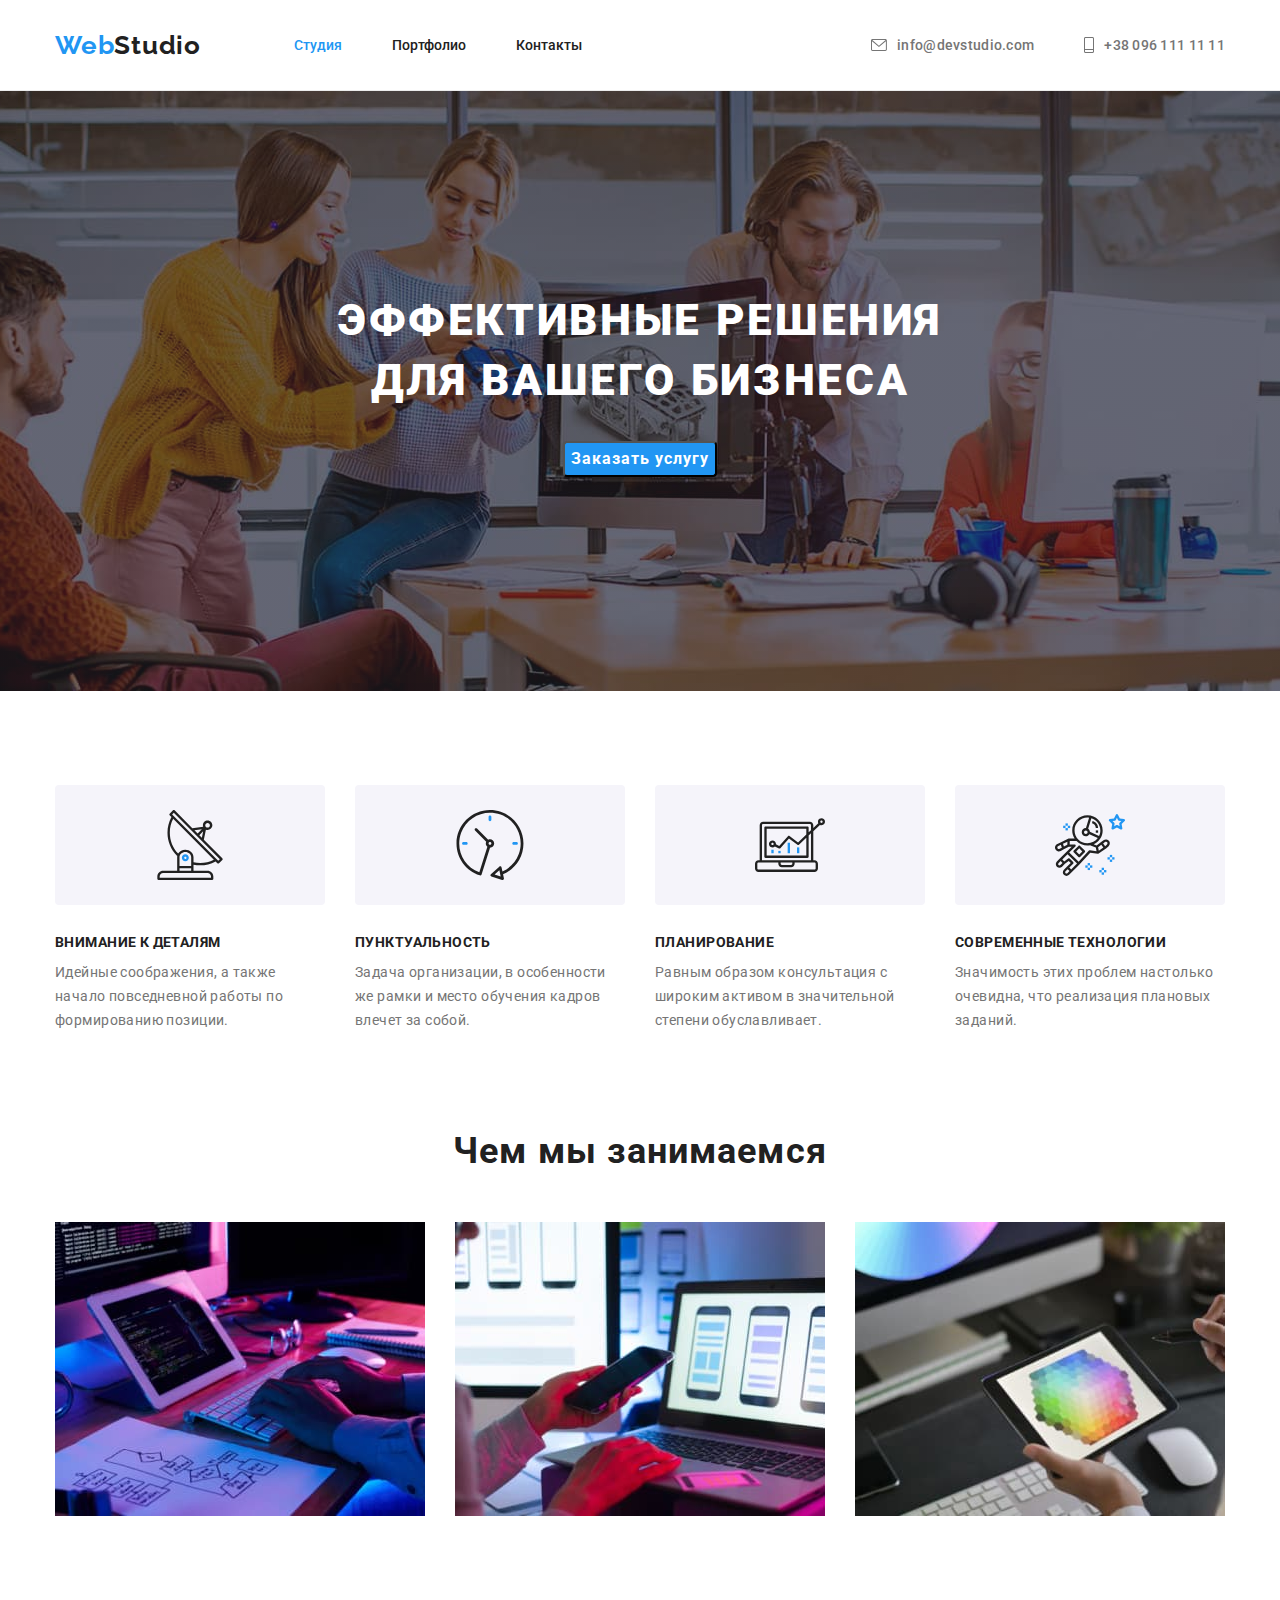
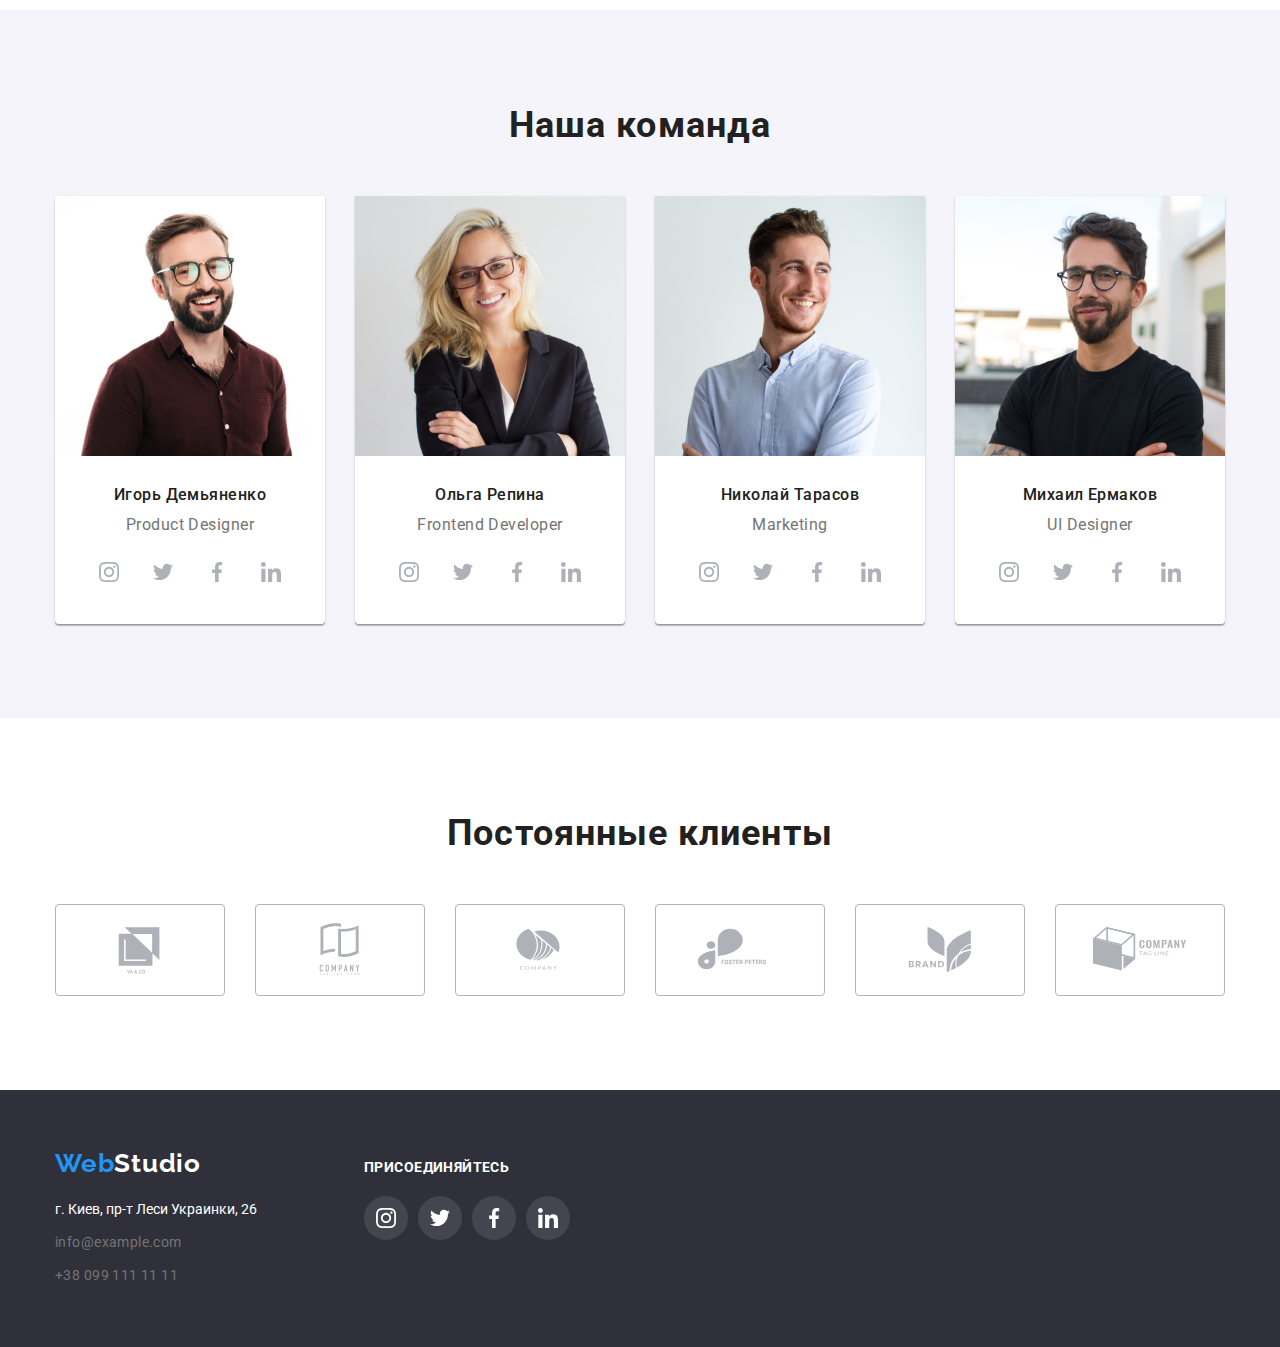
<file: index.html>
<!DOCTYPE html>
<html lang="ru">
  <head>
    <meta charset="UTF-8" />
    <meta http-equiv="X-UA-Compatible" content="IE=edge" />
    <meta name="viewport" content="width=device-width, initial-scale=1.0" />
    <title lang="en">Web Studio</title>
    <link rel="preconnect" href="https://fonts.googleapis.com" />
    <link rel="preconnect" href="https://fonts.gstatic.com" crossorigin />
    <link
      href="https://fonts.googleapis.com/css2?family=Raleway:wght@700&family=Roboto:wght@400;500;700;900&display=swap"
      rel="stylesheet"
    />
    <link
      rel="stylesheet"
      href="https://cdnjs.cloudflare.com/ajax/libs/modern-normalize/1.1.0/modern-normalize.min.css"
    />
    <link rel="stylesheet" href="./css/style.css" />
  </head>

  <body>
    <!---------------------------HEADER--------------------------->
    <header class="header">
      <div class="container header_container">
        <nav class="site_nav">
          <a class="site_nav_logo_img link" href="#logo" lang="en">
            <span class="logo_web">Web</span>Studio</a
          >
          <ul class="site_nav_menu list">
            <li class="menu_list link_item">
              <a class="menu_list_item current_page link" href="./index.html"
                >Студия</a
              >
            </li>
            <li class="menu_list link_item">
              <a class="menu_list_item link" href="./portfolio.html"
                >Портфолио</a
              >
            </li>
            <li class="menu_list link_item">
              <a class="menu_list_item link" href="#contacts">Контакты</a>
            </li>
          </ul>
        </nav>
        <ul class="site_nav_contact list header_container">
          <li class="mail_link">
            <svg class="mail_icon" width="16" height="12">
              <use href="./images/icons.svg#mail"></use>
            </svg>
            <a class="contact link" href="mailto:info@devstudio.com"
              >info@devstudio.com</a
            >
          </li>
          <li class="phone_link">
            <svg class="phone_icon" width="10" height="16">
              <use href="./images/icons.svg#phone"></use>
            </svg>
            <a class="contact phone link" href="tel:+380961111111"
              >+38 096 111 11 11</a
            >
          </li>
        </ul>
      </div>
    </header>
    <main>
      <!----------------------------HERO---------------------------->
      <section class="section_hero">
        <div class="container">
          <h1 class="title">Эффективные решения для вашего бизнеса</h1>
          <button class="hero_button button" type="button" data-modal-open>
            Заказать услугу
          </button>
        </div>
      </section>
      <!----------------------------ABOUT-------------------------->
      <section class="hang section" id="portfolio">
        <div class="container hang_container">
          <ul class="hang_list list">
            <li class="hang_list_item">
              <div class="hang_item">
                <svg class="hang_icon" width="70" height="70">
                  <use href="./images/icons.svg#antenna"></use>
                </svg>
              </div>
              <h3 class="hang_title">Внимание к деталям</h3>
              <p class="hang_description">
                Идейные соображения, а также начало повседневной работы по
                формированию позиции.
              </p>
            </li>
            <li class="hang_list_item">
              <div class="hang_item">
                <svg class="hang_icon" width="70" height="70">
                  <use href="./images/icons.svg#clock"></use>
                </svg>
              </div>
              <h3 class="hang_title">Пунктуальность</h3>
              <p class="hang_description">
                Задача организации, в особенности же рамки и место обучения
                кадров влечет за собой.
              </p>
            </li>
            <li class="hang_list_item">
              <div class="hang_item">
                <svg class="hang_icon" width="70" height="70">
                  <use href="./images/icons.svg#diagram"></use>
                </svg>
              </div>
              <h3 class="hang_title">Планирование</h3>
              <p class="hang_description">
                Равным образом консультация с широким активом в значительной
                степени обуславливает.
              </p>
            </li>
            <li class="hang_list_item">
              <div class="hang_item">
                <svg class="hang_icon" width="70" height="70">
                  <use href="./images/icons.svg#astronaut"></use>
                </svg>
              </div>
              <h3 class="hang_title">Современные технологии</h3>
              <p class="hang_description">
                Значимость этих проблем настолько очевидна, что реализация
                плановых заданий.
              </p>
            </li>
          </ul>
        </div>
      </section>
      <!----------------------------SERVISES------------------------>
      <section class="section">
        <div class="container">
          <h2 class="section_title">Чем мы занимаемся</h2>
          <ul class="list servises_list">
            <li class="servises_list_item">
              <img
                src="./images/about/about_1.jpg"
                alt="кодирование бизнесс процесса"
                width="370"
                height="294"
              />
            </li>
            <li class="servises_list_item">
              <img
                src="./images/about/about_2.jpg"
                alt="подбор макета на телефон"
                width="370"
                height="294"
              />
            </li>
            <li class="servises_list_item">
              <img
                src="./images/about/about_3.jpg"
                alt="подбор цвета"
                width="370"
                height="294"
              />
            </li>
          </ul>
        </div>
      </section>
      <!----------------------------OUR TEAM---------------------------->
      <section class="team section" id="contacts">
        <div class="container">
          <h2 class="section_title">Наша команда</h2>
          <ul class="list team_list">
            <li class="team_member_card">
              <img
                src="./images/team/igor_demyanenko.jpg"
                alt="Игорь Демьяненко"
                width="270"
                height="260"
              />
              <div class="team_member_detail">
                <h3 class="team_member">Игорь Демьяненко</h3>
                <p class="team_member_position" lang="en">Product Designer</p>
                <ul class="social_list list">
                  <li class="social_list_item">
                    <a href="" class="social_list_link">
                      <svg class="social_list_icon" width="20" height="20">
                        <use href="./images/icons.svg#instagram"></use>
                      </svg>
                    </a>
                  </li>
                  <li class="social_list_item">
                    <a href="" class="social_list_link">
                      <svg class="social_list_icon" width="20" height="20">
                        <use href="./images/icons.svg#twitter"></use>
                      </svg>
                    </a>
                  </li>
                  <li class="social_list_item">
                    <a href="" class="social_list_link">
                      <svg class="social_list_icon" width="20" height="20">
                        <use href="./images/icons.svg#facebook"></use>
                      </svg>
                    </a>
                  </li>
                  <li class="social_list_item">
                    <a href="" class="social_list_link">
                      <svg class="social_list_icon" width="20" height="20">
                        <use href="./images/icons.svg#linkedin"></use>
                      </svg>
                    </a>
                  </li>
                </ul>
              </div>
            </li>
            <li class="team_member_card">
              <img
                src="./images/team/olga_repina.jpg"
                alt="Ольга Репина"
                width="270"
                height="260"
              />
              <div class="team_member_detail">
                <h3 class="team_member">Ольга Репина</h3>
                <p class="team_member_position" lang="en">Frontend Developer</p>
                <ul class="social_list list">
                  <li class="social_list_item">
                    <a href="" class="social_list_link">
                      <svg class="social_list_icon" width="20" height="20">
                        <use href="./images/icons.svg#instagram"></use>
                      </svg>
                    </a>
                  </li>
                  <li class="social_list_item">
                    <a href="" class="social_list_link">
                      <svg class="social_list_icon" width="20" height="20">
                        <use href="./images/icons.svg#twitter"></use>
                      </svg>
                    </a>
                  </li>
                  <li class="social_list_item">
                    <a href="" class="social_list_link">
                      <svg class="social_list_icon" width="20" height="20">
                        <use href="./images/icons.svg#facebook"></use>
                      </svg>
                    </a>
                  </li>
                  <li class="social_list_item">
                    <a href="" class="social_list_link">
                      <svg class="social_list_icon" width="20" height="20">
                        <use href="./images/icons.svg#linkedin"></use>
                      </svg>
                    </a>
                  </li>
                </ul>
              </div>
            </li>
            <li class="team_member_card">
              <img
                src="./images/team/nikolai_tarasov.jpg"
                alt="Николай Тарасов"
                width="270"
                height="260"
              />
              <div class="team_member_detail">
                <h3 class="team_member">Николай Тарасов</h3>
                <p class="team_member_position" lang="en">Marketing</p>
                <ul class="social_list list">
                  <li class="social_list_item">
                    <a href="" class="social_list_link">
                      <svg class="social_list_icon" width="20" height="20">
                        <use href="./images/icons.svg#instagram"></use>
                      </svg>
                    </a>
                  </li>
                  <li class="social_list_item">
                    <a href="" class="social_list_link">
                      <svg class="social_list_icon" width="20" height="20">
                        <use href="./images/icons.svg#twitter"></use>
                      </svg>
                    </a>
                  </li>
                  <li class="social_list_item">
                    <a href="" class="social_list_link">
                      <svg class="social_list_icon" width="20" height="20">
                        <use href="./images/icons.svg#facebook"></use>
                      </svg>
                    </a>
                  </li>
                  <li class="social_list_item">
                    <a href="" class="social_list_link">
                      <svg class="social_list_icon" width="20" height="20">
                        <use href="./images/icons.svg#linkedin"></use>
                      </svg>
                    </a>
                  </li>
                </ul>
              </div>
            </li>
            <li class="team_member_card">
              <img
                src="./images/team/mikhail_yermakov.jpg"
                alt="Михаил Ермаков"
                width="270"
                height="260"
              />
              <div class="team_member_detail">
                <h3 class="team_member">Михаил Ермаков</h3>
                <p class="team_member_position" lang="en">UI Designer</p>
                <ul class="social_list list">
                  <li class="social_list_item">
                    <a href="" class="social_list_link">
                      <svg class="social_list_icon" width="20" height="20">
                        <use href="./images/icons.svg#instagram"></use>
                      </svg>
                    </a>
                  </li>
                  <li class="social_list_item">
                    <a href="" class="social_list_link">
                      <svg class="social_list_icon" width="20" height="20">
                        <use href="./images/icons.svg#twitter"></use>
                      </svg>
                    </a>
                  </li>
                  <li class="social_list_item">
                    <a href="" class="social_list_link">
                      <svg class="social_list_icon" width="20" height="20">
                        <use href="./images/icons.svg#facebook"></use>
                      </svg>
                    </a>
                  </li>
                  <li class="social_list_item">
                    <a href="" class="social_list_link">
                      <svg class="social_list_icon" width="20" height="20">
                        <use href="./images/icons.svg#linkedin"></use>
                      </svg>
                    </a>
                  </li>
                </ul>
              </div>
            </li>
          </ul>
        </div>
      </section>

      <!----------------------------CLIENTS------------------------>
      <section class="section">
        <div class="container">
          <h2 class="section_title">Постоянные клиенты</h2>
          <ul class="clients_list">
            <li class="client_item list">
              <a href="" class="client_link">
                <svg class="client_icon" width="106" height="60">
                  <use href="./images/icons.svg#client_1"></use>
                </svg>
              </a>
            </li>
            <li class="client_item list">
              <a href="" class="client_link">
                <svg class="client_icon" width="106" height="60">
                  <use href="./images/icons.svg#client_2"></use>
                </svg>
              </a>
            </li>
            <li class="client_item list">
              <a href="" class="client_link">
                <svg class="client_icon" width="106" height="60">
                  <use href="./images/icons.svg#client_3"></use>
                </svg>
              </a>
            </li>
            <li class="client_item list">
              <a href="" class="client_link">
                <svg class="client_icon" width="106" height="60">
                  <use href="./images/icons.svg#client_4"></use>
                </svg>
              </a>
            </li>
            <li class="client_item list">
              <a href="" class="client_link">
                <svg class="client_icon" width="106" height="60">
                  <use href="./images/icons.svg#client_5"></use>
                </svg>
              </a>
            </li>
            <li class="client_item list">
              <a href="" class="client_link">
                <svg class="client_icon" width="106" height="60">
                  <use href="./images/icons.svg#client_6"></use>
                </svg>
              </a>
            </li>
          </ul>
        </div>
      </section>
    </main>
    <!----------------------FOOTER--------------------------->
    <footer class="footer">
      <div class="container footer_container">
        <div class="footer_contacts">
          <a class="site_nav_logo_img logo_footer link" href="#logo" lang="en">
            <span class="logo_web">Web</span
            ><span class="logo_studio">Studio</span></a
          >
          <address class="address">
            <ul class="list">
              <li class="address_detail">
                <a
                  class="detai_adress list"
                  href="https://goo.gl/maps/JiNANyfJPE1kAV9W7"
                  target="blank"
                  rel="noopener noreferrer"
                  >г. Киев, пр-т Леси Украинки, 26
                </a>
              </li>
              <li class="address_detail">
                <a
                  class="contact link contact_footer"
                  href="mailto:info@example.com"
                  >info@example.com
                </a>
              </li>
              <li class="address_detail">
                <a class="contact link contact_footer" href="tel:+380991111111"
                  >+38 099 111 11 11</a
                >
              </li>
            </ul>
          </address>
        </div>
        <div class="social_list_container">
          <h3 class="social_list_footer_title">присоединяйтесь</h3>
          <ul class="list social_list_footer">
            <li class="social_list_item_footer">
              <a href="" class="social_link_footer">
                <svg class="social_icon_footer" width="20" height="20">
                  <use href="./images/icons.svg#instagram"></use>
                </svg>
              </a>
            </li>
            <li class="social_list_item_footer">
              <a href="" class="social_link_footer">
                <svg class="social_icon_footer" width="20" height="20">
                  <use href="./images/icons.svg#twitter"></use>
                </svg>
              </a>
            </li>
            <li class="social_list_item_footer">
              <a href="" class="social_link_footer">
                <svg class="social_icon_footer" width="20" height="20">
                  <use href="./images/icons.svg#facebook"></use>
                </svg>
              </a>
            </li>
            <li class="social_list_item_footer">
              <a href="" class="social_link_footer">
                <svg class="social_icon_footer" width="20" height="20">
                  <use href="./images/icons.svg#linkedin"></use>
                </svg>
              </a>
            </li>
          </ul>
        </div>
      </div>
    </footer>
    <div class="backdrop is-hidden" data-modal>
      <div class="modal">
        <button type="button" class="modal_close_button" data-modal-close>
          <svg class="modal_close_button_icon" width="18" height="18">
            <use href="./images/icons.svg#close_window"></use>
          </svg>
        </button>
      </div>
    </div>
    <script src="./js/modal.js"></script>
  </body>
</html>
</file>
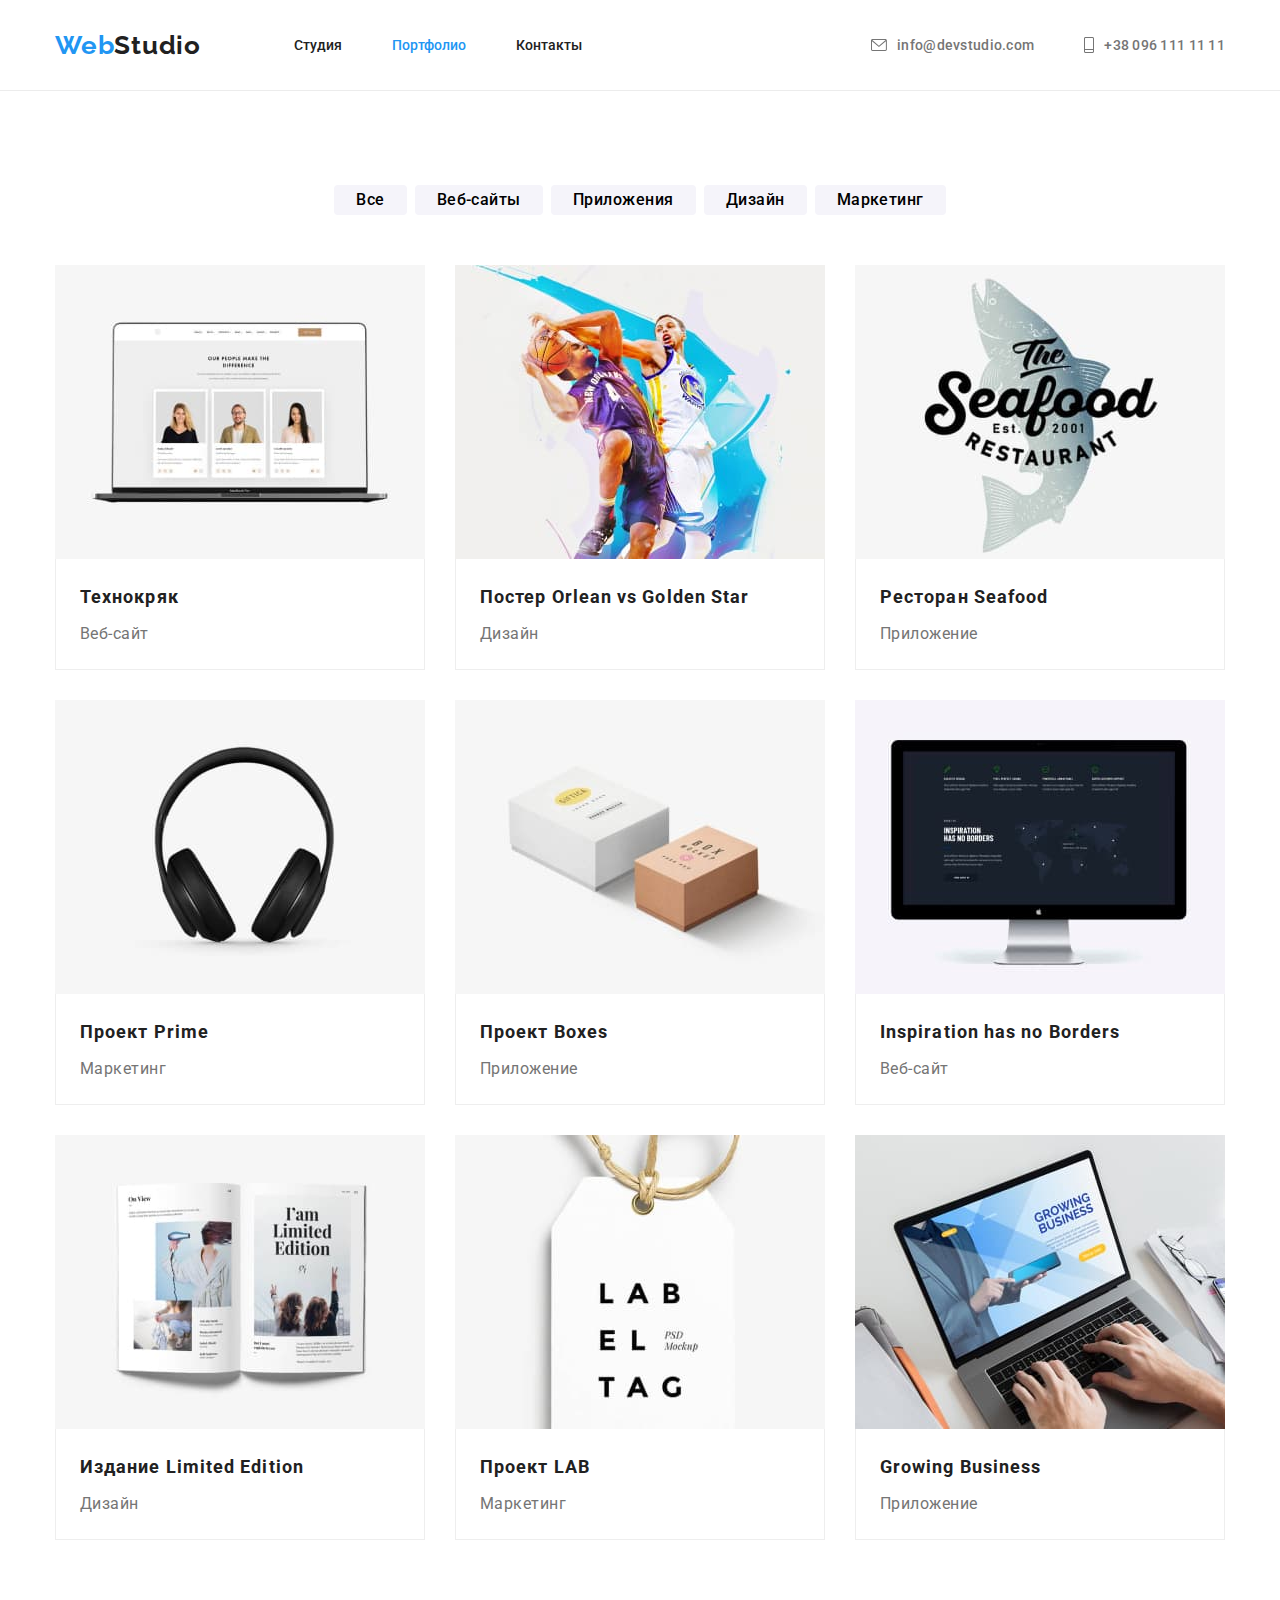
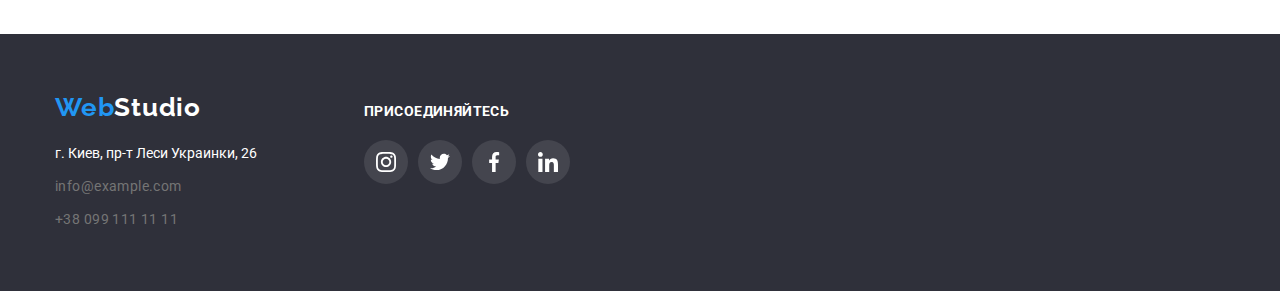
<file: portfolio.html>
<!DOCTYPE html>
<html lang="ru">
  <head>
    <meta charset="UTF-8" />
    <meta http-equiv="X-UA-Compatible" content="IE=edge" />
    <meta name="viewport" content="width=device-width, initial-scale=1.0" />
    <title>Portfolio</title>
    <link rel="preconnect" href="https://fonts.googleapis.com" />
    <link rel="preconnect" href="https://fonts.gstatic.com" crossorigin />
    <link
      href="https://fonts.googleapis.com/css2?family=Raleway:wght@700&family=Roboto:wght@400;500;700;900&display=swap"
      rel="stylesheet"
    />
    <link
      rel="stylesheet"
      href="https://cdnjs.cloudflare.com/ajax/libs/modern-normalize/1.1.0/modern-normalize.min.css"
    />
    <link rel="stylesheet" href="./css/style.css" />
  </head>
  <body>
    <!-----------------------------------HEADER------------------------------------>
    <header class="header">
      <div class="container header_container">
        <nav class="site_nav">
          <a class="site_nav_logo_img link" href="#logo" lang="en">
            <span class="logo_web">Web</span>Studio</a
          >
          <ul class="site_nav_menu list">
            <li class="menu_list link_item">
              <a class="menu_list_item link" href="./index.html">Студия</a>
            </li>
            <li class="menu_list link_item">
              <a
                class="menu_list_item current_page link"
                href="./portfolio.html"
                >Портфолио</a
              >
            </li>
            <li class="menu_list link_item">
              <a class="menu_list_item link" href="#contacts">Контакты</a>
            </li>
          </ul>
        </nav>
        <ul class="site_nav_contact list header_container">
          <li class="mail_link">
            <svg class="mail_icon" width="16" height="12">
              <use href="./images/icons.svg#mail"></use>
            </svg>
            <a class="contact mail_header link" href="mailto:info@devstudio.com"
              >info@devstudio.com</a
            >
          </li>
          <li class="phone_link">
            <svg class="phone_icon" width="10" height="16">
              <use href="./images/icons.svg#phone"></use>
            </svg>
            <a class="contact phone_header link" href="tel:+380961111111"
              >+38 096 111 11 11</a
            >
          </li>
        </ul>
      </div>
    </header>
    <!--------------------------------------- NAVIGATION ------------------------------------------------>
    <main>
      <section class="section">
        <div class="container">
          <ul class="list button button_item_list">
            <li class="button_list">
              <button class="button_item" type="button">Все</button>
            </li>
            <li class="button_list">
              <button class="button_item" type="button">Веб-сайты</button>
            </li>
            <li class="button_list">
              <button class="button_item" type="button">Приложения</button>
            </li>
            <li class="button_list">
              <button class="button_item" type="button">Дизайн</button>
            </li>
            <li class="button_list">
              <button class="button_item" type="button">Маркетинг</button>
            </li>
          </ul>
          <!---------------------------------------------- PROJECTS -------------------------------------------------->
          <ul class="project list">
            <li class="project_item">
              <a class="project_link link" href="">
                <img
                  src="./images/portfolio/project_1.jpg"
                  alt="Технокряк"
                  width="370"
                  height="294"
                />
                <div class="project_detail">
                  <h2 class="project_title">Технокряк</h2>
                  <p class="project_description">Веб-сайт</p>
                </div>
              </a>
            </li>
            <li class="project_item">
              <a class="project_link link" href="">
                <img
                  src="./images/portfolio/project_2.jpg"
                  alt="Макет постера"
                  width="370"
                  height="294"
                />
                <div class="project_detail">
                  <h2 class="project_title">
                    Постер <span lang="en">Orlean vs Golden Star</span>
                  </h2>
                  <p class="project_description">Дизайн</p>
                </div>
              </a>
            </li>
            <li class="project_item">
              <a class="project_link link" href="">
                <img
                  src="./images/portfolio/project_3.jpg"
                  alt="Ресторан Seafood"
                  width="370"
                  height="294"
                />
                <div class="project_detail">
                  <h2 class="project_title">
                    Ресторан <span lang="en">Seafood</span>
                  </h2>
                  <p class="project_description">Приложение</p>
                </div>
              </a>
            </li>
            <li class="project_item">
              <a class="project_link link" href="">
                <img
                  src="./images/portfolio/project_4.jpg"
                  alt="Образец Сайта Prime"
                  width="370"
                  height="294"
                />
                <div class="project_detail">
                  <h2 class="project_title">
                    Проект <span lang="en">Prime</span>
                  </h2>
                  <p class="project_description">Маркетинг</p>
                </div>
              </a>
            </li>
            <li class="project_item">
              <a class="project_link link" href="">
                <img
                  src="./images/portfolio/project_5.jpg"
                  alt="Образцы коробок"
                  width="370"
                  height="294"
                />
                <div class="project_detail">
                  <h2 class="project_title">
                    Проект <span lang="en">Boxes</span>
                  </h2>
                  <p class="project_description">Приложение</p>
                </div>
              </a>
            </li>
            <li class="project_item">
              <a class="project_link link" href="">
                <img
                  src="./images/portfolio/project_6.jpg"
                  alt="Макет веб сайта"
                  width="370"
                  height="294"
                />
                <div class="project_detail">
                  <h2 class="project_title" lang="en">
                    Inspiration has no Borders
                  </h2>
                  <p class="project_description">Веб-сайт</p>
                </div>
              </a>
            </li>
            <li class="project_item">
              <a class="project_link link" href="">
                <img
                  src="./images/portfolio/project_7.jpg"
                  alt="Образец журнала"
                  width="370"
                  height="294"
                />
                <div class="project_detail">
                  <h2 class="project_title">
                    Издание <span lang="en">Limited Edition</span>
                  </h2>
                  <p class="project_description">Дизайн</p>
                </div>
              </a>
            </li>
            <li class="project_item">
              <a class="project_link link" href="">
                <img
                  src="./images/portfolio/project_8.jpg"
                  alt="Образец изделия"
                  width="370"
                  height="294"
                />
                <div class="project_detail">
                  <h2 class="project_title">
                    Проект <span lang="en">LAB</span>
                  </h2>
                  <p class="project_description">Маркетинг</p>
                </div>
              </a>
            </li>
            <li class="project_item">
              <a class="project_link link" href="">
                <img
                  src="./images/portfolio/project_9.jpg"
                  alt="бразец Приложения"
                  width="370"
                  height="294"
                />
                <div class="project_detail">
                  <h2 class="project_title" lang="en">Growing Business</h2>
                  <p class="project_description">Приложение</p>
                </div>
              </a>
            </li>
          </ul>
        </div>
      </section>
    </main>
    <!-------------------------------------------------- FOOTER -------------------------------------------->
    <footer class="footer">
      <div class="container footer_container">
        <div class="footer_contacts">
          <a class="site_nav_logo_img logo_footer link" href="#logo" lang="en">
            <span class="logo_web">Web</span
            ><span class="logo_studio">Studio</span></a
          >
          <address class="address">
            <ul class="list">
              <li class="address_detail">
                <a
                  class="detai_adress list"
                  href="https://goo.gl/maps/JiNANyfJPE1kAV9W7"
                  target="blank"
                  rel="noopener noreferrer"
                  >г. Киев, пр-т Леси Украинки, 26
                </a>
              </li>
              <li class="address_detail">
                <a
                  class="contact link contact_footer"
                  href="mailto:info@example.com"
                  >info@example.com
                </a>
              </li>
              <li class="address_detail">
                <a class="contact link contact_footer" href="tel:+380991111111"
                  >+38 099 111 11 11</a
                >
              </li>
            </ul>
          </address>
        </div>
        <div class="social_list_container">
          <h3 class="social_list_footer_title">присоединяйтесь</h3>
          <ul class="list social_list_footer">
            <li class="social_list_item_footer">
              <a href="" class="social_link_footer">
                <svg class="social_icon_footer" width="20" height="20">
                  <use href="./images/icons.svg#instagram"></use>
                </svg>
              </a>
            </li>
            <li class="social_list_item_footer">
              <a href="" class="social_link_footer">
                <svg class="social_icon_footer" width="20" height="20">
                  <use href="./images/icons.svg#twitter"></use>
                </svg>
              </a>
            </li>
            <li class="social_list_item_footer">
              <a href="" class="social_link_footer">
                <svg class="social_icon_footer" width="20" height="20">
                  <use href="./images/icons.svg#facebook"></use>
                </svg>
              </a>
            </li>
            <li class="social_list_item_footer">
              <a href="" class="social_link_footer">
                <svg class="social_icon_footer" width="20" height="20">
                  <use href="./images/icons.svg#linkedin"></use>
                </svg>
              </a>
            </li>
          </ul>
        </div>
      </div>
    </footer>
  </body>
</html>
</file>
<file: css/style.css>
:root {
    --main_font: 'Roboto', sans-serif;
    --secondary_font: 'Raleway', sans-serif;
    --main_text_color_theme_dark: rgba(33, 33, 33, 1);
    --secondary_text_color_theme-dark: rgba(117, 117, 117, 1);
    --main_text_color_theme_light: rgba(255, 255, 255, 1);
    --secondary_text_color_theme_light: rgba(255, 255, 255, 0.6);
    --accent_color: rgba(33, 150, 243, 1);
    --hang_color: rgba(245, 244, 250, 1)
}
body {
    background-color: #FFFFFFE5;
    font-family: var(--main_font);
    color: var(--main_text_color_theme_dark);
}
h1,h2,h3,h4,h5,h6,p {
    margin-top: 0;
    margin-bottom: 0;
}
ul,ol {
    margin-top: 0;
    margin-bottom: 0;
    padding-left: 0;
}
img {
    display: block;
}
.container {
    width: 1200px;
    padding-left: 15px;
    padding-right: 15px;
    margin-left: auto;
    margin-right: auto;
}
.section {
    padding-top: 94px;
    padding-bottom: 94px;
}
.list {
    list-style: none;
    text-decoration: none;
}
.link {
    text-decoration: none;
}

/* ===============================================HEADER========================================== */

.site_nav_logo_img {
    font-family: var(--secondary_font); 
    font-weight: bold;
    font-size: 26px;
    line-height: 100%;
    color: var(--main_text_color_theme_dark);
    align-items: center;
    letter-spacing: 0.03em;
    margin-right: 93px;
    padding-bottom: 32px;
    padding-top: 32px;
}
.header {
    border-bottom: 1px solid rgba(236, 236, 236, 1);
}
.header_container {
    display: flex;
    align-items: center;
    justify-content: space-between;
}
.logo_web {
    color: var(--accent_color);
}
.menu_list_item {
    font-family: var(--main_font);
    font-weight: 500;
    font-size: 14px;
    line-height: 1.33;
    color: var(--main_text_color_theme_dark);
    display:block;
    padding-bottom: 32px;
    padding-top: 32px;
    transition: color 250ms cubic-bezier(0.4, 0, 0.2, 1);
}
.menu_list:not(:last-child) {
    margin-right: 50px;
}
.menu_list_item:hover,
.menu_list_item:focus {
    color: var(--accent_color);
} 
.current_page {
    color: var(--accent_color);
}
.site_nav {
    display: flex;
}
.site_nav_menu {
    display: flex;
    align-items: center;
}
.site_nav_contact {
    display: flex;
    align-items: center;
    font-family: var(--main_font);
    font-size: 14px;
    font-weight: 500;
    font-style: normal;
    line-height: 16px;
    letter-spacing: 0.02em;     
}
.contact {
    color:  var(--secondary_text_color_theme-dark);
    transition: color 250ms cubic-bezier(0.4, 0, 0.2, 1);
}
.contact_footer {
    font-style: normal;
    font-weight: 400;
    font-size: 14px;
    letter-spacing: 0.03em;
}
.contact:hover,
.contact:focus {
    color: var(--accent_color);
}
.mail_link {
    display: flex;
    align-items: center;
}
.phone_link {
    display: flex;
    align-items: center;
    justify-content: flex-end;
}
.mail_icon {
    align-items: center;
    margin-right: 10px;
    fill: var(--secondary_text_color_theme-dark);
    transition: fill 250ms cubic-bezier(0.4, 0, 0.2, 1);
}
.phone_icon {
    align-items: center;
    margin-right: 10px;
    margin-left: 50px;
    fill: var(--secondary_text_color_theme-dark);
    transition: fill 250ms cubic-bezier(0.4, 0, 0.2, 1);
}
.mail_link:hover .mail_icon,
.mail_link:focus .mail_icon {
    fill: var(--accent_color);
}

.phone_link:hover .phone_icon,
.phone_link:focus .phone_icon {
    fill: var(--accent_color);
}
.section_hero {
    background-color: rgba(47, 48, 58, 1);
    padding-top: 200px;
    padding-bottom: 200px;
    text-align: center;
    margin-left: auto;
    margin-right: auto;
    max-width: 1600px;
    height: 600px;
    background-image: linear-gradient(rgba(47, 48, 58, 0.4), rgba(47, 48, 58, 0.4)), url(../images/hero_img.jpg);
    background-position: center;
    background-repeat: no-repeat;
    justify-content: center;  
}
.hero_button {
    background: var(--accent_color);
    box-shadow: 0px 4px 4px rgba(0, 0, 0, 0.15);
    border-radius: 4px;
    margin-top: 30px;
}
.title {
        font-family: var(--main_font);
        font-weight: 900;
        font-size: 44px;
        line-height: 1.36;
        text-align: center;
        letter-spacing: 0.06em;
        text-transform: uppercase;
        color: rgba(255, 255, 255, 1);
        margin: 0 auto;
        width: 696px;
    }
.section_title {
    font-style: normal;
    font-weight: 700;
    font-size: 36px;
    line-height: 1.17;
    text-align: center;
    letter-spacing: 0.03em;
    margin-bottom: 50px;
}
/* ==================================ABOUT================================== */
.hang {
    padding-bottom: 0;
}
.hang_title {
    font-weight: 700;
    font-size: 14px;
    line-height: 1.14;
    letter-spacing: 0.03em;
    text-transform: uppercase;
    color: var(--main_text_color_theme_dark);
    margin-bottom: 10px;
}
.hang_description{
    font-style: normal;
    font-weight: 400;
    font-size: 14px;
    line-height: 1.71;
    letter-spacing: 0.03em;
    color: var(--secondary_text_color_theme-dark);
    width: 270px;
    height: 75px;
}
.hang_list {
    display: flex;
    margin-left: -30px;
    margin-top: -30px;
}
.hang_list_item {
    margin-left: 30px;
    margin-top: 30px;
    width: 270px;
}
.hang_item {
    display: flex;
    align-items: center;
    justify-content: center;
    width: 270px;
    height: 120px;
    height: 120px;
    margin-bottom: 30px;
    background-color: var(--hang_color);
    border-radius: 4px;
}
.hang_icon {
    display: flex;
    background-position: center;
}
/* ====================================SERVISES======================================= */
.servises_list{
    display: flex;
    margin-left: -30px;
    margin-top: -30px;
}
.servises_list_item{
    margin-left: 30px;
    margin-top: 30px;
    flex-basis: calc((100%-90px)/3);
}
/* ======================================OUR TEAM===================================== */
.team {
    background: #F5F4FA;
}
.team_list{
    display: flex;
    margin-left: -30px;
    margin-top: -30px;
}
.team_member_card{
    margin-left: 30px;
    margin-top: 30px;
    flex-basis: calc((100%-120px)/4);
    background-color: var(--main_text_color_theme_light);
    box-shadow: 0px 1px 3px rgba(0, 0, 0, 0.12), 0px 1px 1px rgba(0, 0, 0, 0.14), 0px 2px 1px rgba(0, 0, 0, 0.2);
    border-radius: 0px 0px 4px 4px;
}
.team_member_detail {
    padding-top: 30px;
    padding-bottom: 30px;
    padding-left: 10px;
    padding-right: 10px;
}
.team_member {
    font-style: normal;
    font-weight: 500;
    font-size: 16px;
    line-height: 1.18;
    text-align: center;
    letter-spacing: 0.03em;
    margin-bottom: 10px;
}
.team_member_position {
    font-style: normal;
    font-weight: 400;
    font-size: 16px;
    line-height: 1.19;
    text-align: center;
    letter-spacing: 0.03em;
    color: var(--secondary_text_color_theme-dark);
    margin-bottom: 16px;
}
.social_list {
    display: flex;
    justify-content:center;
}
.social_list_link {
    display: flex;
    align-items: center;
    justify-content: center;
    width: 44px;
    height: 44px;
    border-radius: 50%;
    background-color: var(--main_text_color_theme_light);
    transition: background-color 250ms cubic-bezier(0.4, 0, 0.2, 1);
}
.social_list_item:not(:last-child) {
    margin-right: 10px;
}
.social_list_icon {
    fill: rgba(175, 177, 184, 1);
    transition: fill 250ms cubic-bezier(0.4, 0, 0.2, 1);
    
}
.social_list_link:hover,
.social_list_link:focus {
    background-color: var(--accent_color);
}
.social_list_link:hover .social_list_icon,
.social_list_link:focus .social_list_icon {
    fill: var(--main_text_color_theme_light);
}
/* =============================PORTFOLIO NAVIGATION================================= */
.button_item {
    background-color: rgba(33, 150, 243, 1);
    font-family: var(--main_font);
    cursor: pointer;
    background: rgba(245, 244, 250, 1);
    font-style: normal;
    font-weight: 500;
    font-size: 16px;
    line-height: 1.87x;
    text-align: center;
    letter-spacing: 0.03em;
    padding-top: 6px;
    padding-bottom: 6px;
    padding-right: 22px;
    padding-left: 22px;
    border-radius: 4px;
    border: 0;
    transition: background fill 250ms cubic-bezier(0.4, 0, 0.2, 1), color fill 250ms cubic-bezier(0.4, 0, 0.2, 1), box-shadow fill 250ms cubic-bezier(0.4, 0, 0.2, 1);
}
.button_item:hover,
.button_item:focus {
    background: var(--accent_color);
    color: var(--main_text_color_theme_light);
    box-shadow: 0px 3px 1px rgba(0, 0, 0, 0.1), 0px 1px 2px rgba(0, 0, 0, 0.08), 0px 2px 2px rgba(0, 0, 0, 0.12);  
}
.button{
    color: var(--secondary_text_color_theme_light);
}
.button_list {
    margin-top: 8px;
    margin-left: 8px;
}
.button_item_list {
    display: flex;
    margin-bottom: 50px;
    justify-content: center;
    margin-left: -8px;
    margin-top: -8px;
}
.hero_button {
    font-family: var(--main_font);
    font-style: normal;
    font-weight: 700;
    font-size: 16px;
    line-height: 30px;
    text-align: center;
    letter-spacing: 0.06em;
    background-color: var(--accent_color);
    color: var(--main_text_color_theme_light);
    transition: color 250ms cubic-bezier(0.4, 0, 0.2, 1);
    transition: background-color 250ms cubic-bezier(0.4, 0, 0.2, 1), color 250ms cubic-bezier(0.4, 0, 0.2, 1);
}
.hero_button:hover,
.hero_button:focus {
    background-color: rgba(24, 140, 232, 1);
    color: var(--main_text_color_theme_light)
}

/* =======================================PROJECTS====================================== */
.project_title {
    color: var(--main_text_color_theme_dark);
    font-style: normal;
    font-weight: 700;
    font-size: 18px;
    line-height: 2;
    letter-spacing: 0.06em;
    margin-bottom: 4px;
}
.project_description {
    color: var(--secondary_text_color_theme-dark);
    font-style: normal;
    font-weight: 400;
    font-size: 16px;
    line-height: 1.87;
    letter-spacing: 0.03em;
}
.project {
    display: flex;
    flex-wrap: wrap;
    margin-left: -30px;
    margin-top: -30px;
}
.project_item {
    margin-left: 30px;
    margin-top: 30px;
    flex-basis: 370px;
    background-color: var(--main_text_color_theme_light);
    transition: box-shadow 250ms cubic-bezier(0.4, 0, 0.2, 1);
}
.project_link {
    transition: box-shadow 250ms cubic-bezier(0.4, 0, 0.2, 1);
}
.project_link:hover,
.project_link:focus {
    display: block;
    box-shadow: 0px 1px 1px rgba(0, 0, 0, 0.12), 0px 4px 4px rgba(0, 0, 0, 0.06), 1px 4px 6px rgba(0, 0, 0, 0.16);
}
.project_detail {
    padding-top: 20px;
    padding-bottom: 20px;
    padding-left: 24px;
    padding-right: 24px;
    border-left: 1px solid rgba(238, 238, 238, 1);
    border-right: 1px solid rgba(238, 238, 238, 1);
    border-bottom: 1px solid rgba(238, 238, 238, 1);
}
/* ========================================CLIENTS======================================= */
.clients_list {
    display: flex;
    align-items: center;
    justify-content: center;
}
.client_item:not(:first-child) { 
    margin-left: 30px;
    display: flex;
}
.client_link {
    display: flex;
    align-items: center;
    justify-content: center;
    width: 170px;
    height: 92px;
    border: 1px solid #AFB1B8;
    border-radius: 4px;
    transition: border-color 250ms cubic-bezier(0.4, 0, 0.2, 1);
    
}
.client_icon {
    display: flex;
    justify-content: space-around;
    flex-direction: ;
    fill: rgba(175, 177, 184, 1);  
    transition: fill 250ms cubic-bezier(0.4, 0, 0.2, 1);
}
.client_link:hover .client_icon,
.client_link:focus .client_icon {
    fill: var(--accent_color);
}
.client_link:hover,
.client_link:focus{
    border-color: var(--accent_color);
}
/* ========================================FOOTER======================================== */
.footer {
   background-color: rgba(47, 48, 58, 1);
   padding-top: 60px;
   padding-bottom: 60px;
}
.footer_container {
    display: flex;
    align-items: baseline;
}
.logo_footer {
    font-family: var(--secondary_font); 
    font-weight: bold;
    font-size: 26px;
    line-height: 100%;
    color: var(--main_text_color_theme_dark);
    align-items: center;
    letter-spacing: 0.03em;
    margin-right: 93px;
    padding-bottom: 0;
    padding-top: 0;
}
.logo_studio {
    color: var(--main_text_color_theme_light);
}
.address {
    font-family: var(--main_font);
    font-weight: 400;
    font-size: 14px;
    line-height: 24px;
    letter-spacing: 1.71;
    font-style: normal;
    text-decoration: none;
    margin-top: 20px;
}
.detai_adress {
    color: var(--main_text_color_theme_light);
    padding-top: 111px;
}
.address_detail {
    margin-bottom: 9px;
}
.address_detail:not(:last-child) {
    margin-bottom: 9px;
}
.address_detail:last-child {
    margin-bottom: 0;
}
.contact_footer {
margin-left: 0;
}
.social_list_container {
    display: flex;
}
.social_list_container {
    display: flex;
    margin-left: 70px;
    flex-direction: column;
}
.social_list_footer_title {
    display: flex;
    font-weight: 700;
    font-size: 14px;
    line-height: 1.14;
    letter-spacing: 0.03em;
    text-transform: uppercase;
    color: var(--main_text_color_theme_light);
    margin-bottom: 20px;
}
.social_list_footer {
    display: flex;
    justify-content: center;
    align-items: center;
}
.social_list_item_footer {
    display: block;
    justify-content: center;
    align-items: center;
}
.social_list_item_footer:not(:last-child) {
    margin-right: 10px;
}
.social_link_footer {
    display: flex;
    align-items: center;
    justify-content: center;
    width: 44px;
    height: 44px;
    border-radius: 50%;
    background-color: rgba(255, 255, 255, 0.1);
    fill: var(--main_text_color_theme_light);
    transition: background-color 250ms cubic-bezier(0.4, 0, 0.2, 1);
}
.social_icon_footer {
    width: 20px;
    height: 20px;
    transition: fill 250ms cubic-bezier(0.4, 0, 0.2, 1);
}
.social_link_footer:hover,
.social_link_footer:focus {
    background-color: var(--accent_color);
}
.footer-social-icon {
    fill: var(--main_text_color_theme_light);
}
.social_link_footer:hover .social_icon_footer,
.social_link_footer:focus .social_icon_footer {
    fill: var(--main_text_color_theme_light);
}
/* ====================================MODAL WINDOW============================= */
.backdrop {
    position: fixed;
    top: 0;
    left: 0;
    width: 100%;
    height: 100%;
    background-color: rgba(0, 0, 0, 0.2);
    /* transition: fill 250ms cubic-bezier(0.4, 0, 0.2, 1); */
}
.backdrop.is-hidden {
    opacity: 0;
    visibility: hidden;
    pointer-events: none;
}
.modal {
    position: absolute;
    top: 50%;
    left: 50%;
    transform: translate(-50%, -50%);
    width: 528px;
    height: 581px;
    background: var(--main_text_color_theme_light);
    box-shadow: 0px 1px 3px rgba(0, 0, 0, 0.12), 0px 1px 1px rgba(0, 0, 0, 0.14), 0px 2px 1px rgba(0, 0, 0, 0.2);
    border-radius: 4px;
}
.modal_close_button {
    position: absolute;
    top: 8px;
    right: 8px;
    display: flex;
    align-items: center;
    justify-content: center;
    width: 30px;
    height: 30px;
    border: 1px solid rgba(0, 0, 0, 0.1);
    border-radius: 50%;
    background-color: var(--main_text_color_theme_light);
    cursor: pointer;
    padding: 0;
    transition: fill 250ms cubic-bezier(0.4, 0, 0.2, 1);
}
.modal_close_button:hover
.modal_close_button:focus {
    fill: var(--accent_color);
}
</file>
